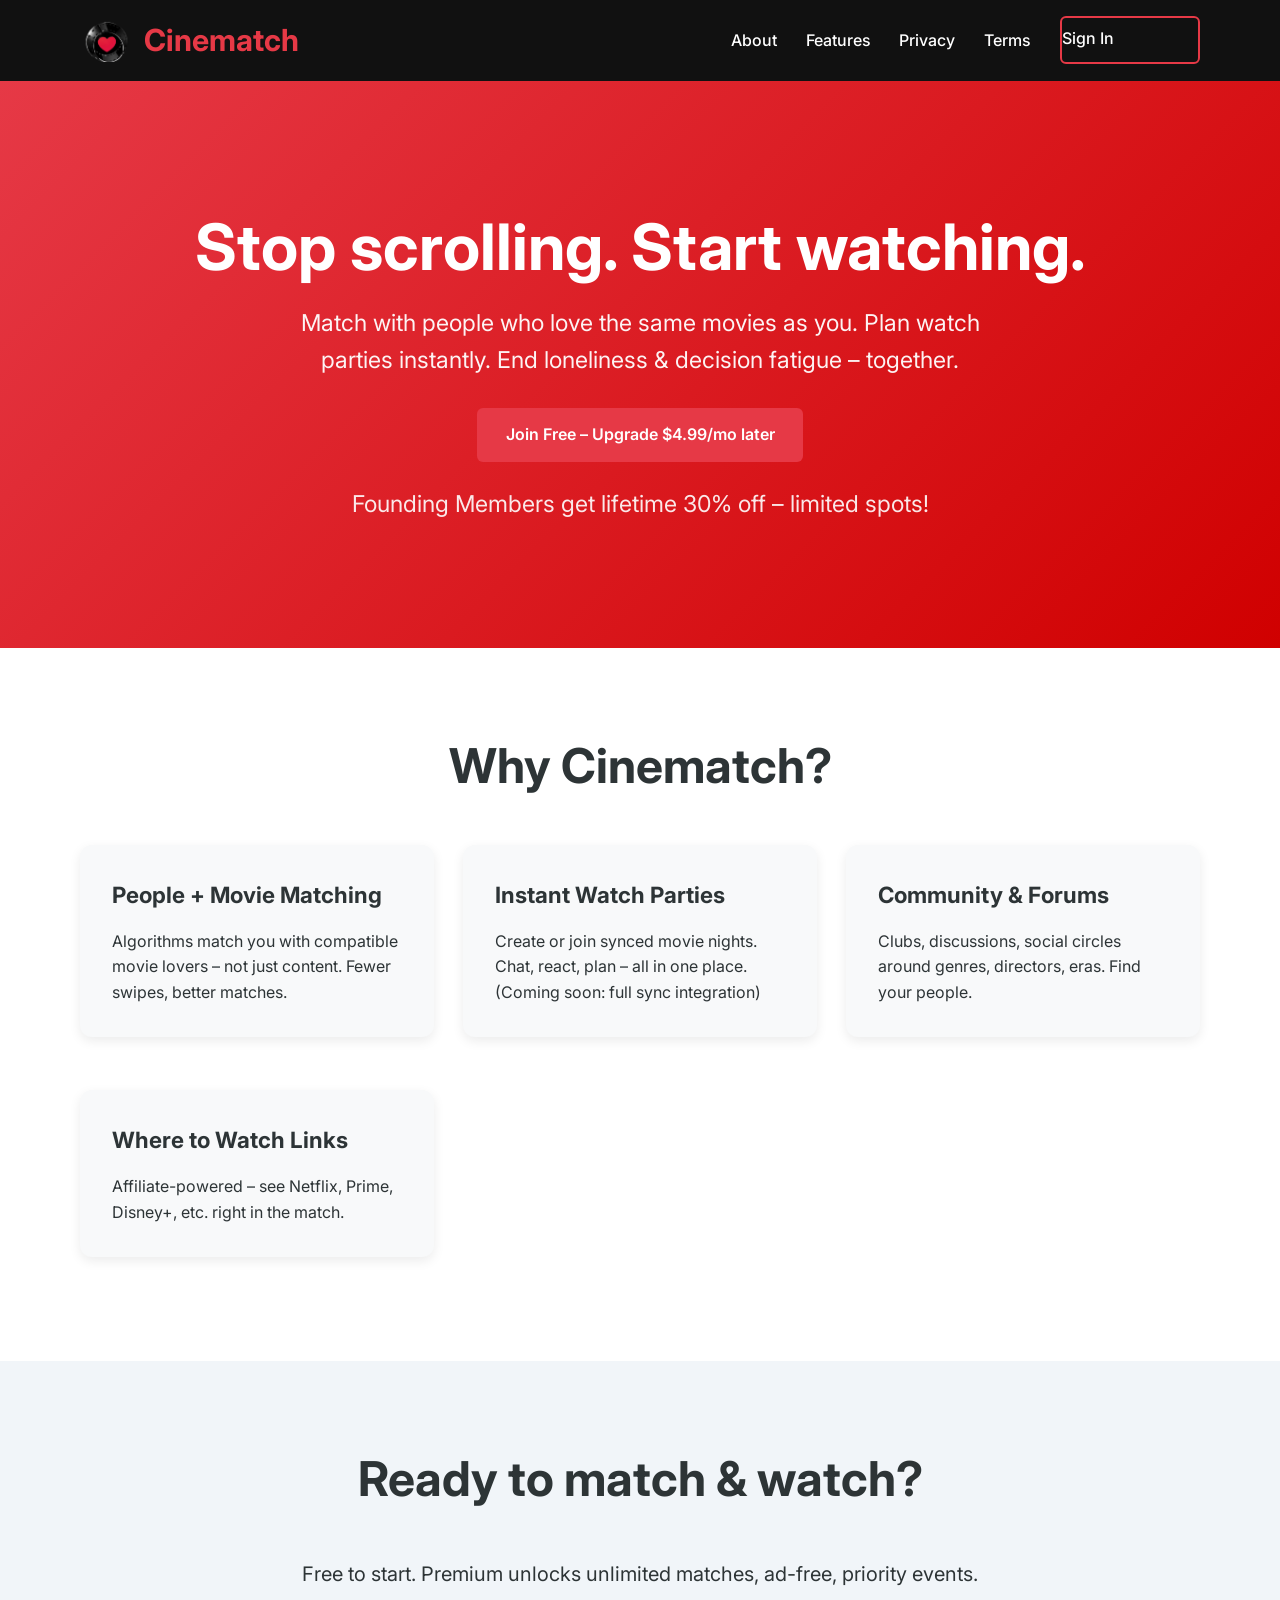
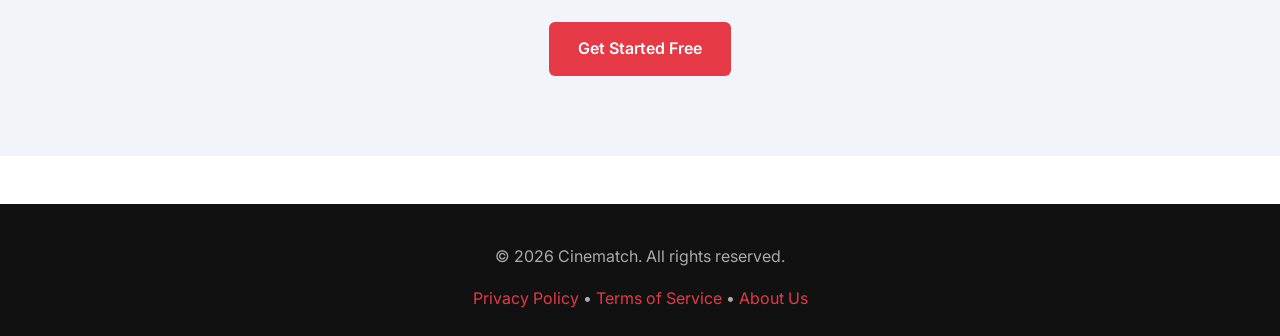
<file: index.html>
<!DOCTYPE html>
<html lang="en">
<head>
  <meta charset="UTF-8" />
  <meta name="viewport" content="width=device-width, initial-scale=1.0"/>
  <title>Cinematch – Find Movie Buddies & Kill Choice Paralysis</title>
  <link rel="stylesheet" href="shared.css"/>
</head>
<body>

<header>
  <div class="container">
    <nav>
      <!-- Logo + text side-by-side, no link around them -->
      <div class="logo">
        <img src="logo.png.png" alt="Cinematch Logo - Film reel with red heart" class="logo-img">
        <span class="logo-text">Cinematch</span>
      </div>

      <input type="checkbox" id="nav-toggle" class="nav-toggle" hidden>
      <label for="nav-toggle" class="nav-toggle-label" aria-label="Toggle menu">
        <span></span>
        <span></span>
        <span></span>
      </label>

      <div class="nav-links">
        <a href="about.html">About</a>
        <a href="#features">Features</a>
        <a href="privacy.html">Privacy</a>
        <a href="terms.html">Terms</a>
        <a href="home.html" class="btn btn-outline">Sign In</a>
      </div>
    </nav>
  </div>
</header>
  <section class="hero">
  <div class="container">
    <h1>Stop scrolling. Start watching.</h1>
    <p>Match with people who love the same movies as you. Plan watch parties instantly. End loneliness & decision fatigue – together.</p>
    <a href="home.html" class="btn btn-primary">Join Free – Upgrade $4.99/mo later</a>
    <p style="margin-top:1.5rem; opacity:0.9;">Founding Members get lifetime 30% off – limited spots!</p>
  </div>
</section>

<section id="features">
  <div class="container">
    <h2>Why Cinematch?</h2>
    <div style="display:grid; grid-template-columns:repeat(auto-fit,minmax(300px,1fr)); gap:1.8rem;">
      <div class="card">
        <h3>People + Movie Matching</h3>
        <p>Algorithms match you with compatible movie lovers – not just content. Fewer swipes, better matches.</p>
      </div>
      <div class="card">
        <h3>Instant Watch Parties</h3>
        <p>Create or join synced movie nights. Chat, react, plan – all in one place. (Coming soon: full sync integration)</p>
      </div>
      <div class="card">
        <h3>Community & Forums</h3>
        <p>Clubs, discussions, social circles around genres, directors, eras. Find your people.</p>
      </div>
      <div class="card">
        <h3>Where to Watch Links</h3>
        <p>Affiliate-powered – see Netflix, Prime, Disney+, etc. right in the match.</p>
      </div>
    </div>
  </div>
</section>

<section style="background:#f1f5f9; text-align:center;">
  <div class="container">
    <h2>Ready to match & watch?</h2>
    <p style="font-size:1.25rem; margin:2rem 0; max-width:680px; margin-left:auto; margin-right:auto;">
      Free to start. Premium unlocks unlimited matches, ad-free, priority events.
    </p>
    <a href="home.html" class="btn btn-primary">Get Started Free</a>
  </div>
</section>

<footer>
  <div class="container">
    <p>© 2026 Cinematch. All rights reserved.</p>
    <p style="margin-top:1rem;">
      <a href="privacy.html">Privacy Policy</a> • 
      <a href="terms.html">Terms of Service</a> • 
      <a href="about.html">About Us</a>
    </p>
  </div>
</footer>

</body>
</html>
</file>
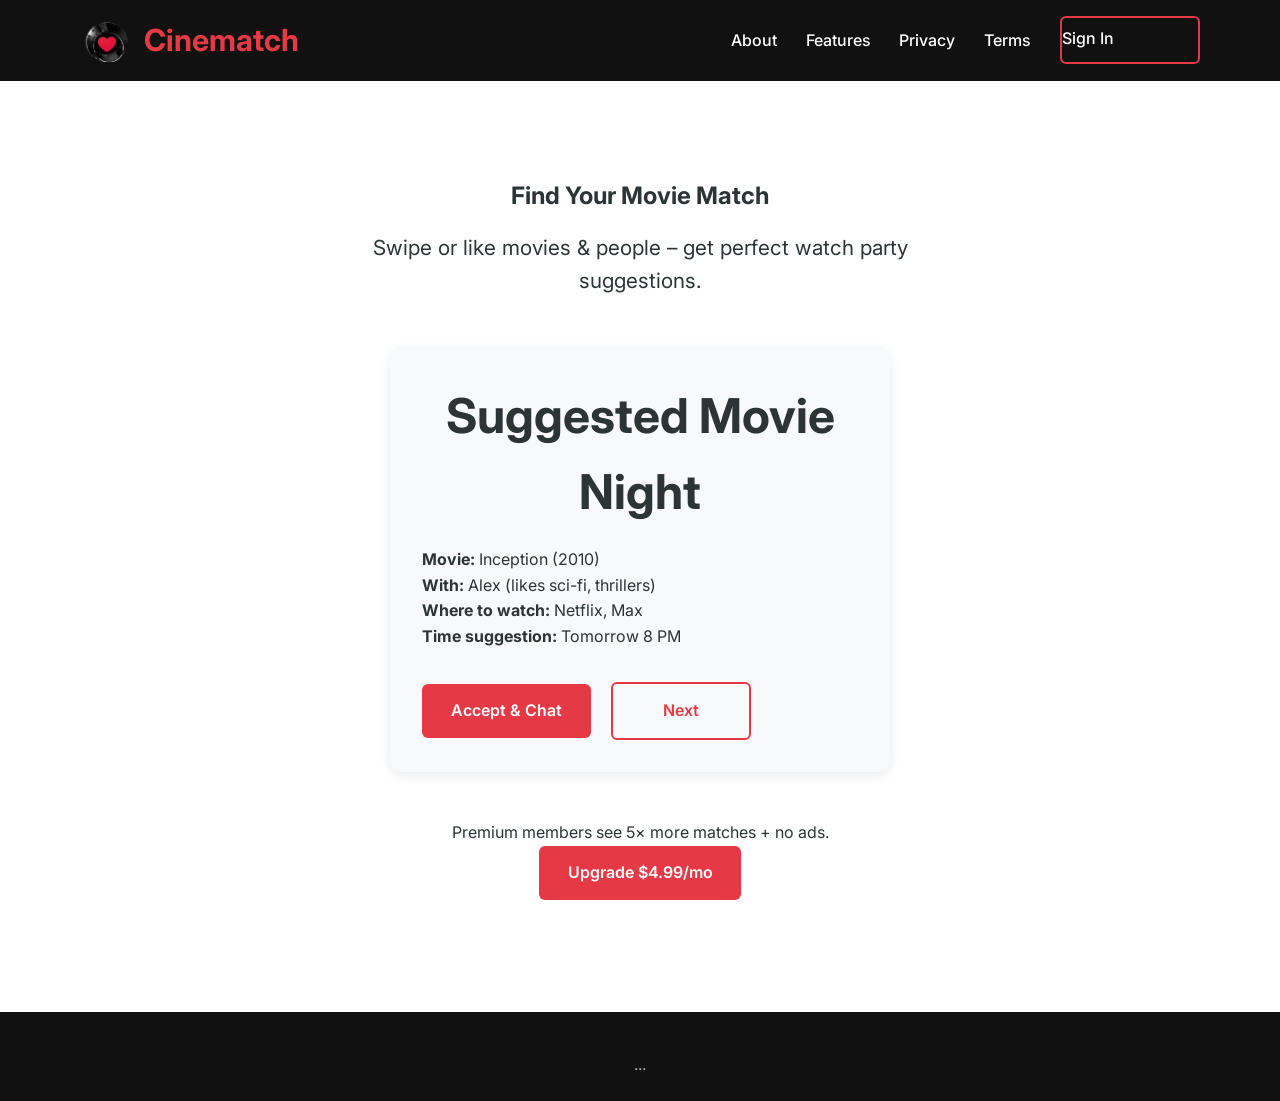
<file: match.html>
<!DOCTYPE html>
<html lang="en">
<head>
  <meta charset="UTF-8" />
  <meta name="viewport" content="width=device-width, initial-scale=1.0"/>
  <title>Match – Cinematch</title>
  <link rel="stylesheet" href="shared.css"/>
</head>
<body>

<header>
  <div class="container">
    <nav>
      <a href="/" class="logo">
        <img src="logo.png.png" alt="Cinematch Logo - Film reel with red heart" class="logo-img">
        <span class="logo-text">Cinematch</span>
      </a>

      <input type="checkbox" id="nav-toggle" class="nav-toggle" hidden>
      <label for="nav-toggle" class="nav-toggle-label" aria-label="Toggle menu">
        <span></span>
        <span></span>
        <span></span>
      </label>

      <div class="nav-links">
        <a href="about.html">About</a>
        <a href="#features">Features</a>
        <a href="privacy.html">Privacy</a>
        <a href="terms.html">Terms</a>
        <a href="home.html" class="btn btn-outline">Sign In</a>
      </div>
    </nav>
  </div>
</header>
<section style="padding:6rem 0 4rem; text-align:center;">
  <div class="container">
    <h1>Find Your Movie Match</h1>
    <p style="font-size:1.3rem; max-width:600px; margin:1rem auto;">Swipe or like movies & people – get perfect watch party suggestions.</p>

    <!-- Simple placeholder match card – later use JS for swipe -->
    <div class="card" style="max-width:500px; margin:3rem auto; text-align:left;">
      <h2 style="margin-bottom:1rem;">Suggested Movie Night</h2>
      <p><strong>Movie:</strong> Inception (2010)</p>
      <p><strong>With:</strong> Alex (likes sci-fi, thrillers)</p>
      <p><strong>Where to watch:</strong> Netflix, Max</p>
      <p><strong>Time suggestion:</strong> Tomorrow 8 PM</p>
      <div style="margin-top:2rem;">
        <a href="#" class="btn btn-primary">Accept & Chat</a>
        <a href="#" class="btn btn-outline" style="margin-left:1rem;">Next</a>
      </div>
    </div>

    <p style="margin-top:3rem;">Premium members see 5× more matches + no ads.</p>
    <a href="#" class="btn btn-primary">Upgrade $4.99/mo</a>
  </div>
</section>

<footer>...</footer> <!-- copy from previous -->

</body>

</html>
</file>
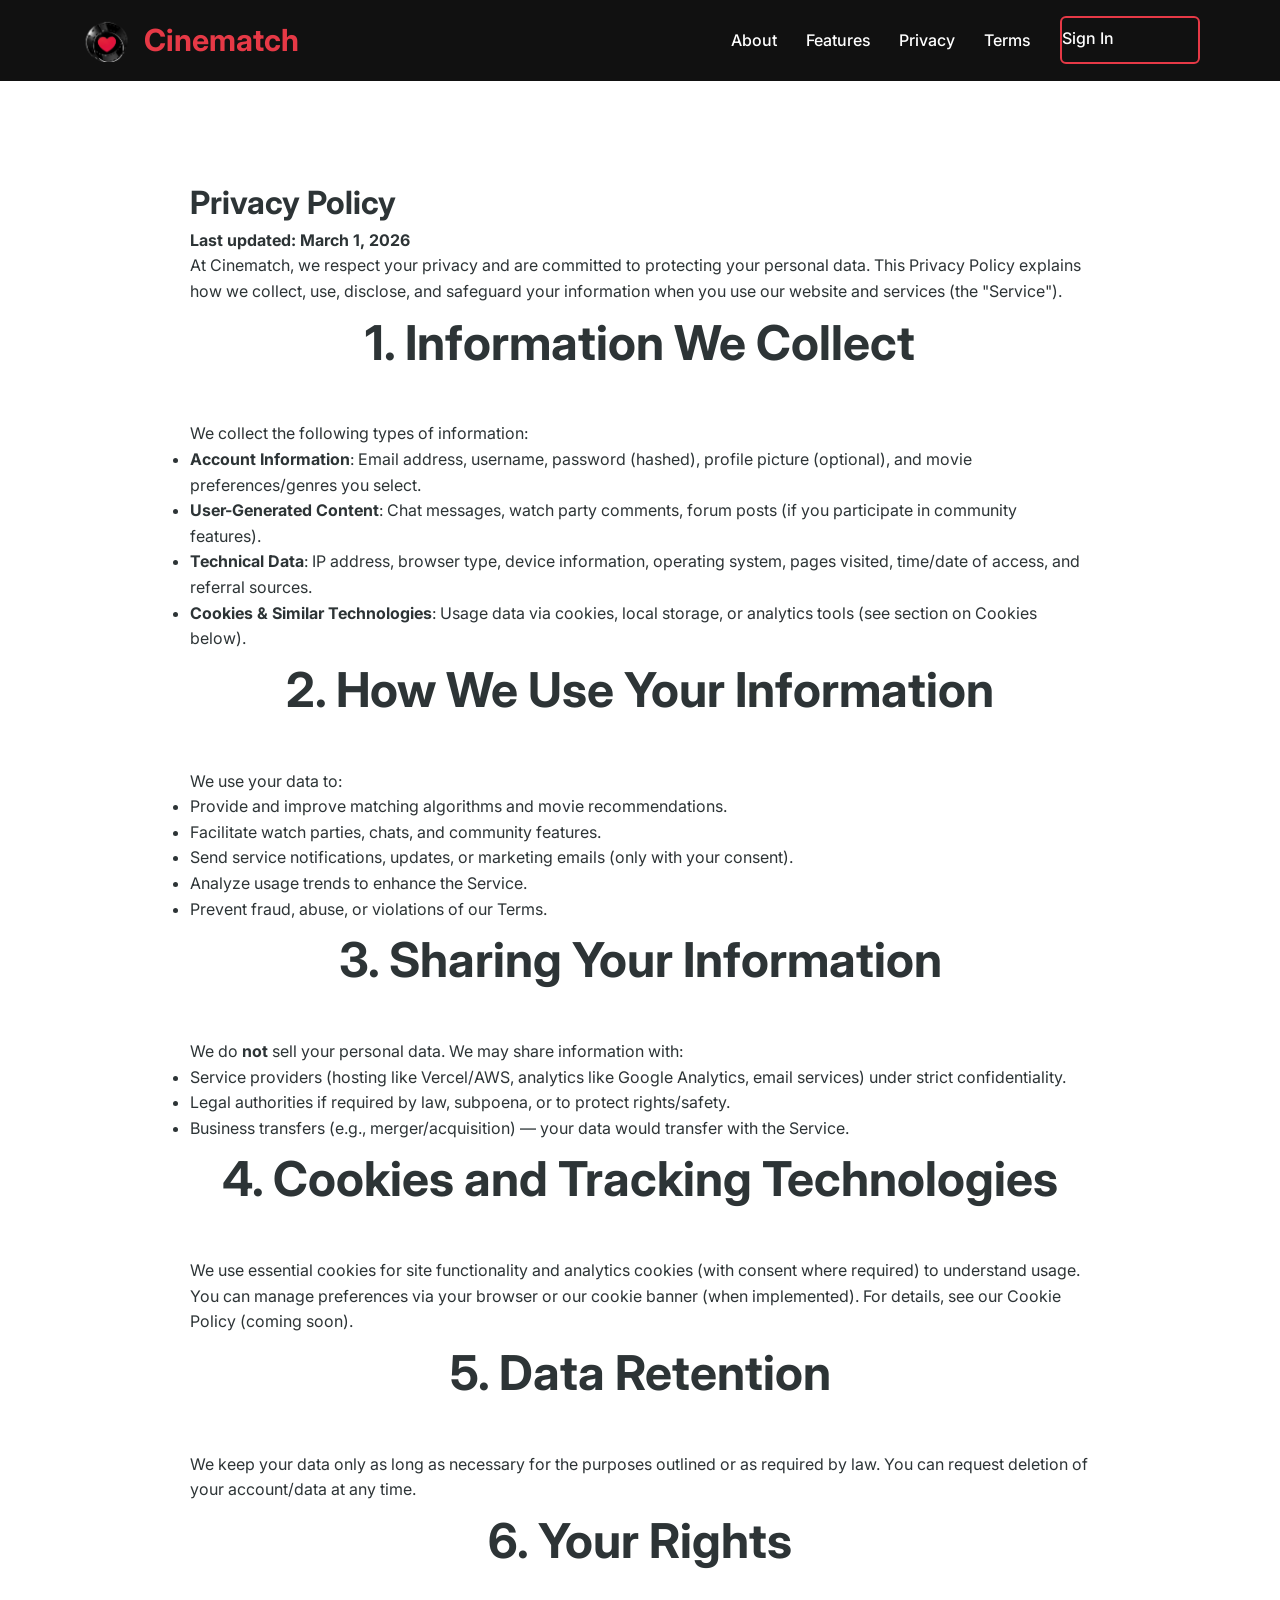
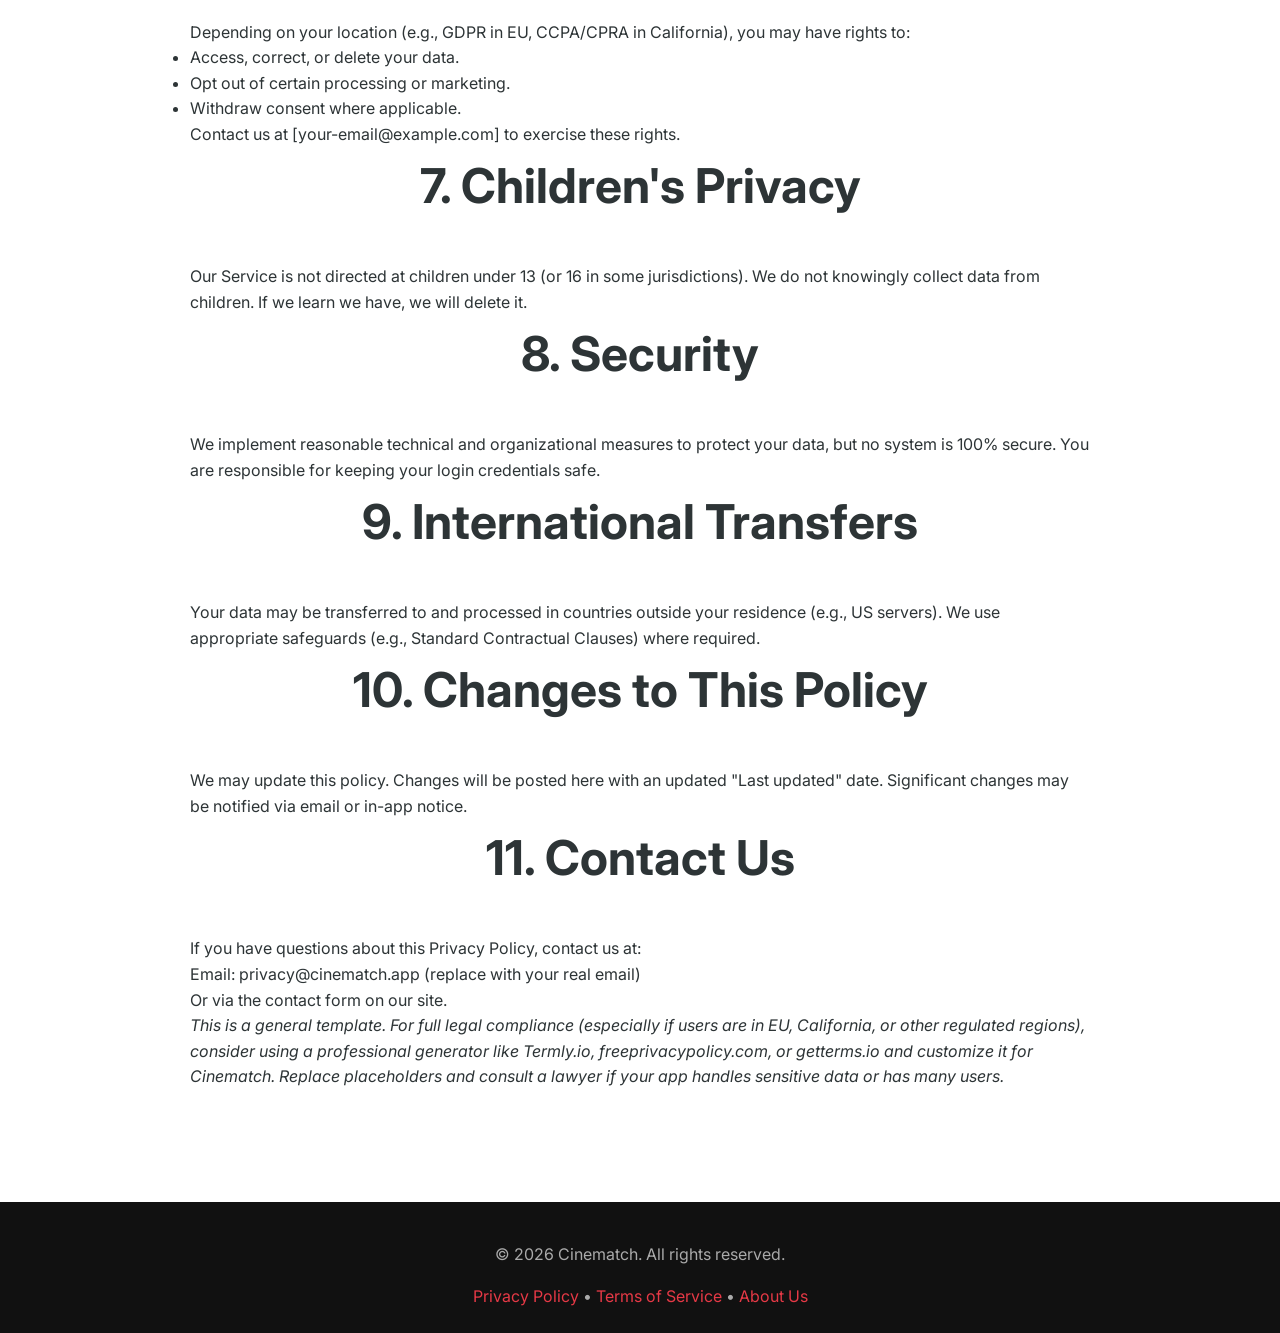
<file: privacy.html>
<!DOCTYPE html>
<html lang="en">
<head>
  <meta charset="UTF-8" />
  <meta name="viewport" content="width=device-width, initial-scale=1.0"/>
  <title>Privacy Policy – Cinematch</title>
  <link rel="stylesheet" href="shared.css"/>
</head>
<body>

<header>
  <div class="container">
    <nav>
      <a href="/" class="logo">
        <img src="logo.png.png" alt="Cinematch Logo - Film reel with red heart" class="logo-img">
        <span class="logo-text">Cinematch</span>
      </a>

      <input type="checkbox" id="nav-toggle" class="nav-toggle" hidden>
      <label for="nav-toggle" class="nav-toggle-label" aria-label="Toggle menu">
        <span></span>
        <span></span>
        <span></span>
      </label>

      <div class="nav-links">
        <a href="about.html">About</a>
        <a href="#features">Features</a>
        <a href="privacy.html">Privacy</a>
        <a href="terms.html">Terms</a>
        <a href="home.html" class="btn btn-outline">Sign In</a>
      </div>
    </nav>
  </div>
</header>
<main class="container" style="max-width: 900px; padding: 6rem 0 4rem;">
  <h1>Privacy Policy</h1>
  <p><strong>Last updated: March 1, 2026</strong></p>

  <p>At Cinematch, we respect your privacy and are committed to protecting your personal data. This Privacy Policy explains how we collect, use, disclose, and safeguard your information when you use our website and services (the "Service").</p>

  <h2>1. Information We Collect</h2>
  <p>We collect the following types of information:</p>
  <ul>
    <li><strong>Account Information</strong>: Email address, username, password (hashed), profile picture (optional), and movie preferences/genres you select.</li>
    <li><strong>User-Generated Content</strong>: Chat messages, watch party comments, forum posts (if you participate in community features).</li>
    <li><strong>Technical Data</strong>: IP address, browser type, device information, operating system, pages visited, time/date of access, and referral sources.</li>
    <li><strong>Cookies & Similar Technologies</strong>: Usage data via cookies, local storage, or analytics tools (see section on Cookies below).</li>
  </ul>

  <h2>2. How We Use Your Information</h2>
  <p>We use your data to:</p>
  <ul>
    <li>Provide and improve matching algorithms and movie recommendations.</li>
    <li>Facilitate watch parties, chats, and community features.</li>
    <li>Send service notifications, updates, or marketing emails (only with your consent).</li>
    <li>Analyze usage trends to enhance the Service.</li>
    <li>Prevent fraud, abuse, or violations of our Terms.</li>
  </ul>

  <h2>3. Sharing Your Information</h2>
  <p>We do <strong>not</strong> sell your personal data. We may share information with:</p>
  <ul>
    <li>Service providers (hosting like Vercel/AWS, analytics like Google Analytics, email services) under strict confidentiality.</li>
    <li>Legal authorities if required by law, subpoena, or to protect rights/safety.</li>
    <li>Business transfers (e.g., merger/acquisition) — your data would transfer with the Service.</li>
  </ul>

  <h2>4. Cookies and Tracking Technologies</h2>
  <p>We use essential cookies for site functionality and analytics cookies (with consent where required) to understand usage. You can manage preferences via your browser or our cookie banner (when implemented). For details, see our Cookie Policy (coming soon).</p>

  <h2>5. Data Retention</h2>
  <p>We keep your data only as long as necessary for the purposes outlined or as required by law. You can request deletion of your account/data at any time.</p>

  <h2>6. Your Rights</h2>
  <p>Depending on your location (e.g., GDPR in EU, CCPA/CPRA in California), you may have rights to:</p>
  <ul>
    <li>Access, correct, or delete your data.</li>
    <li>Opt out of certain processing or marketing.</li>
    <li>Withdraw consent where applicable.</li>
  </ul>
  <p>Contact us at [your-email@example.com] to exercise these rights.</p>

  <h2>7. Children's Privacy</h2>
  <p>Our Service is not directed at children under 13 (or 16 in some jurisdictions). We do not knowingly collect data from children. If we learn we have, we will delete it.</p>

  <h2>8. Security</h2>
  <p>We implement reasonable technical and organizational measures to protect your data, but no system is 100% secure. You are responsible for keeping your login credentials safe.</p>

  <h2>9. International Transfers</h2>
  <p>Your data may be transferred to and processed in countries outside your residence (e.g., US servers). We use appropriate safeguards (e.g., Standard Contractual Clauses) where required.</p>

  <h2>10. Changes to This Policy</h2>
  <p>We may update this policy. Changes will be posted here with an updated "Last updated" date. Significant changes may be notified via email or in-app notice.</p>

  <h2>11. Contact Us</h2>
  <p>If you have questions about this Privacy Policy, contact us at:<br>
  Email: privacy@cinematch.app (replace with your real email)<br>
  Or via the contact form on our site.</p>

  <p><em>This is a general template. For full legal compliance (especially if users are in EU, California, or other regulated regions), consider using a professional generator like Termly.io, freeprivacypolicy.com, or getterms.io and customize it for Cinematch. Replace placeholders and consult a lawyer if your app handles sensitive data or has many users.</em></p>
</main>

<footer>
  <div class="container">
    <p>© 2026 Cinematch. All rights reserved.</p>
    <p style="margin-top:1rem;">
      <a href="privacy.html">Privacy Policy</a> • 
      <a href="terms.html">Terms of Service</a> • 
      <a href="about.html">About Us</a>
    </p>
  </div>
</footer>

</body>
</html>
</file>
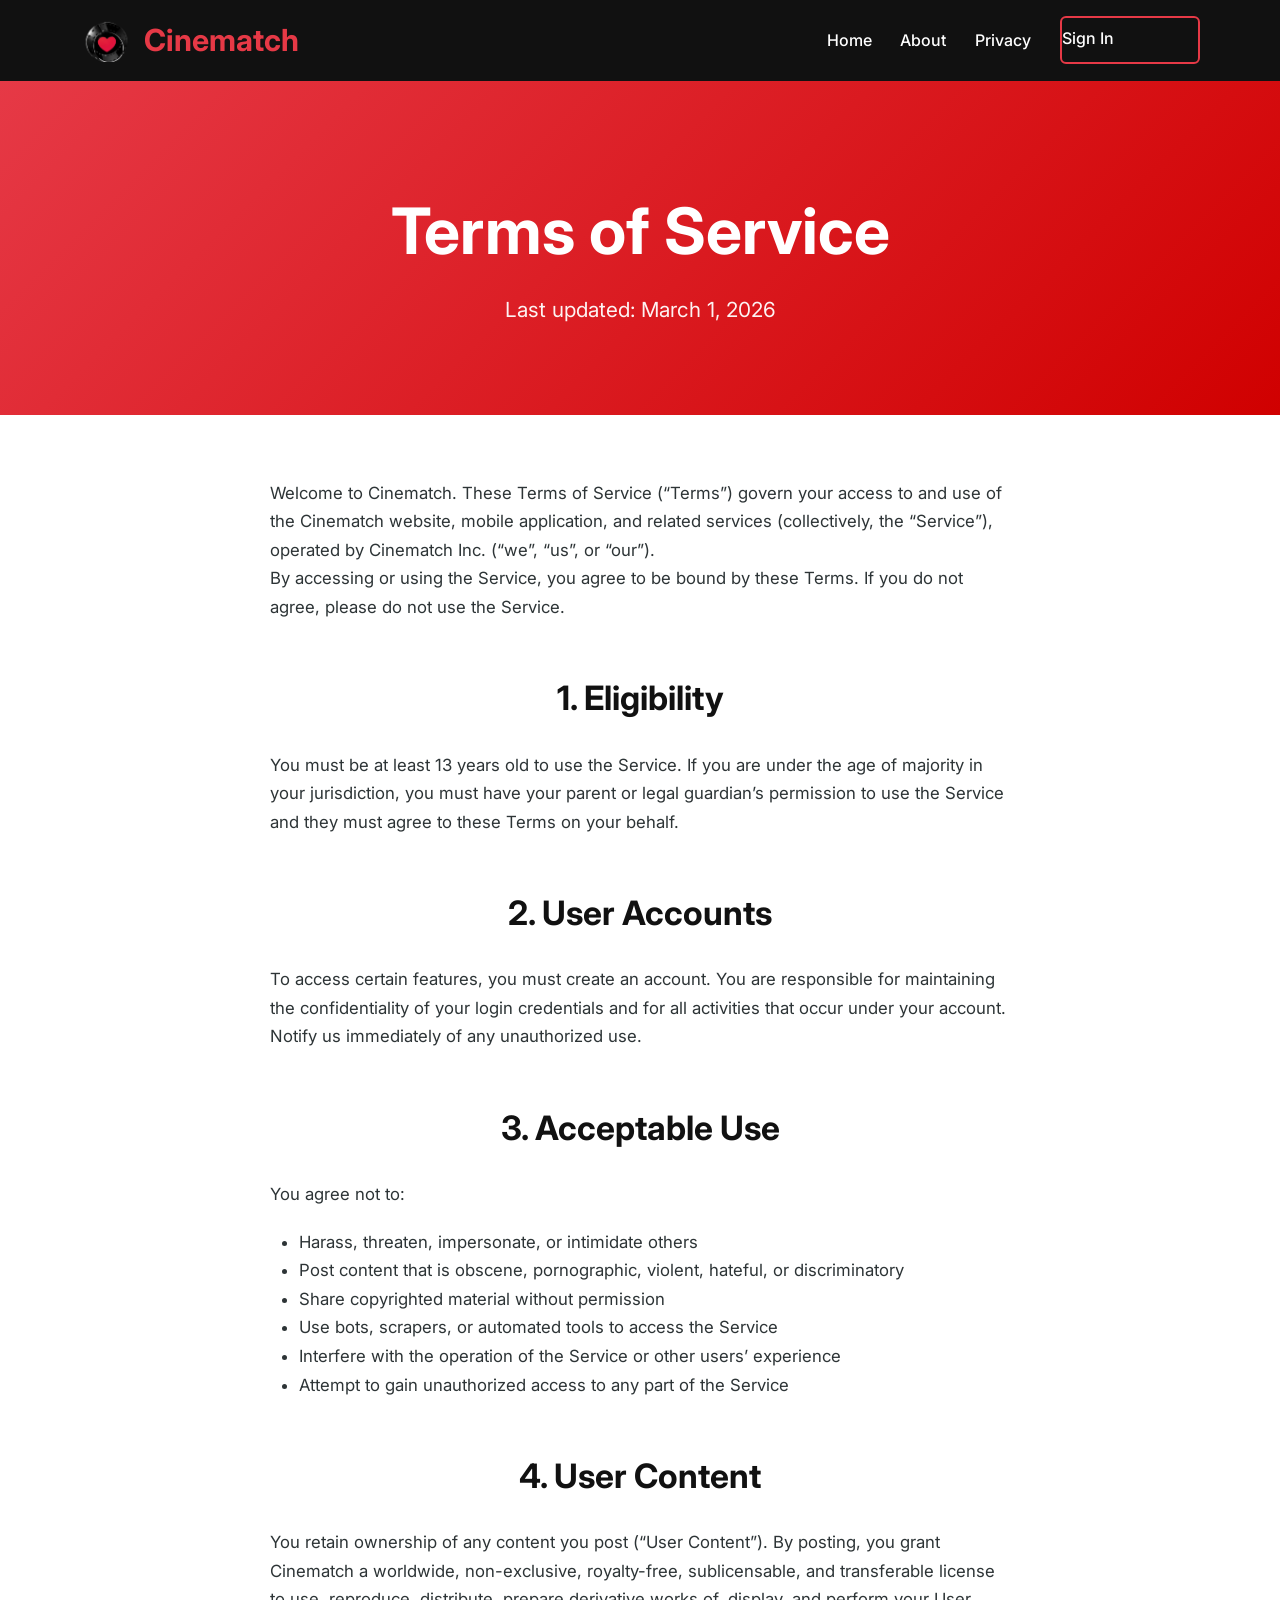
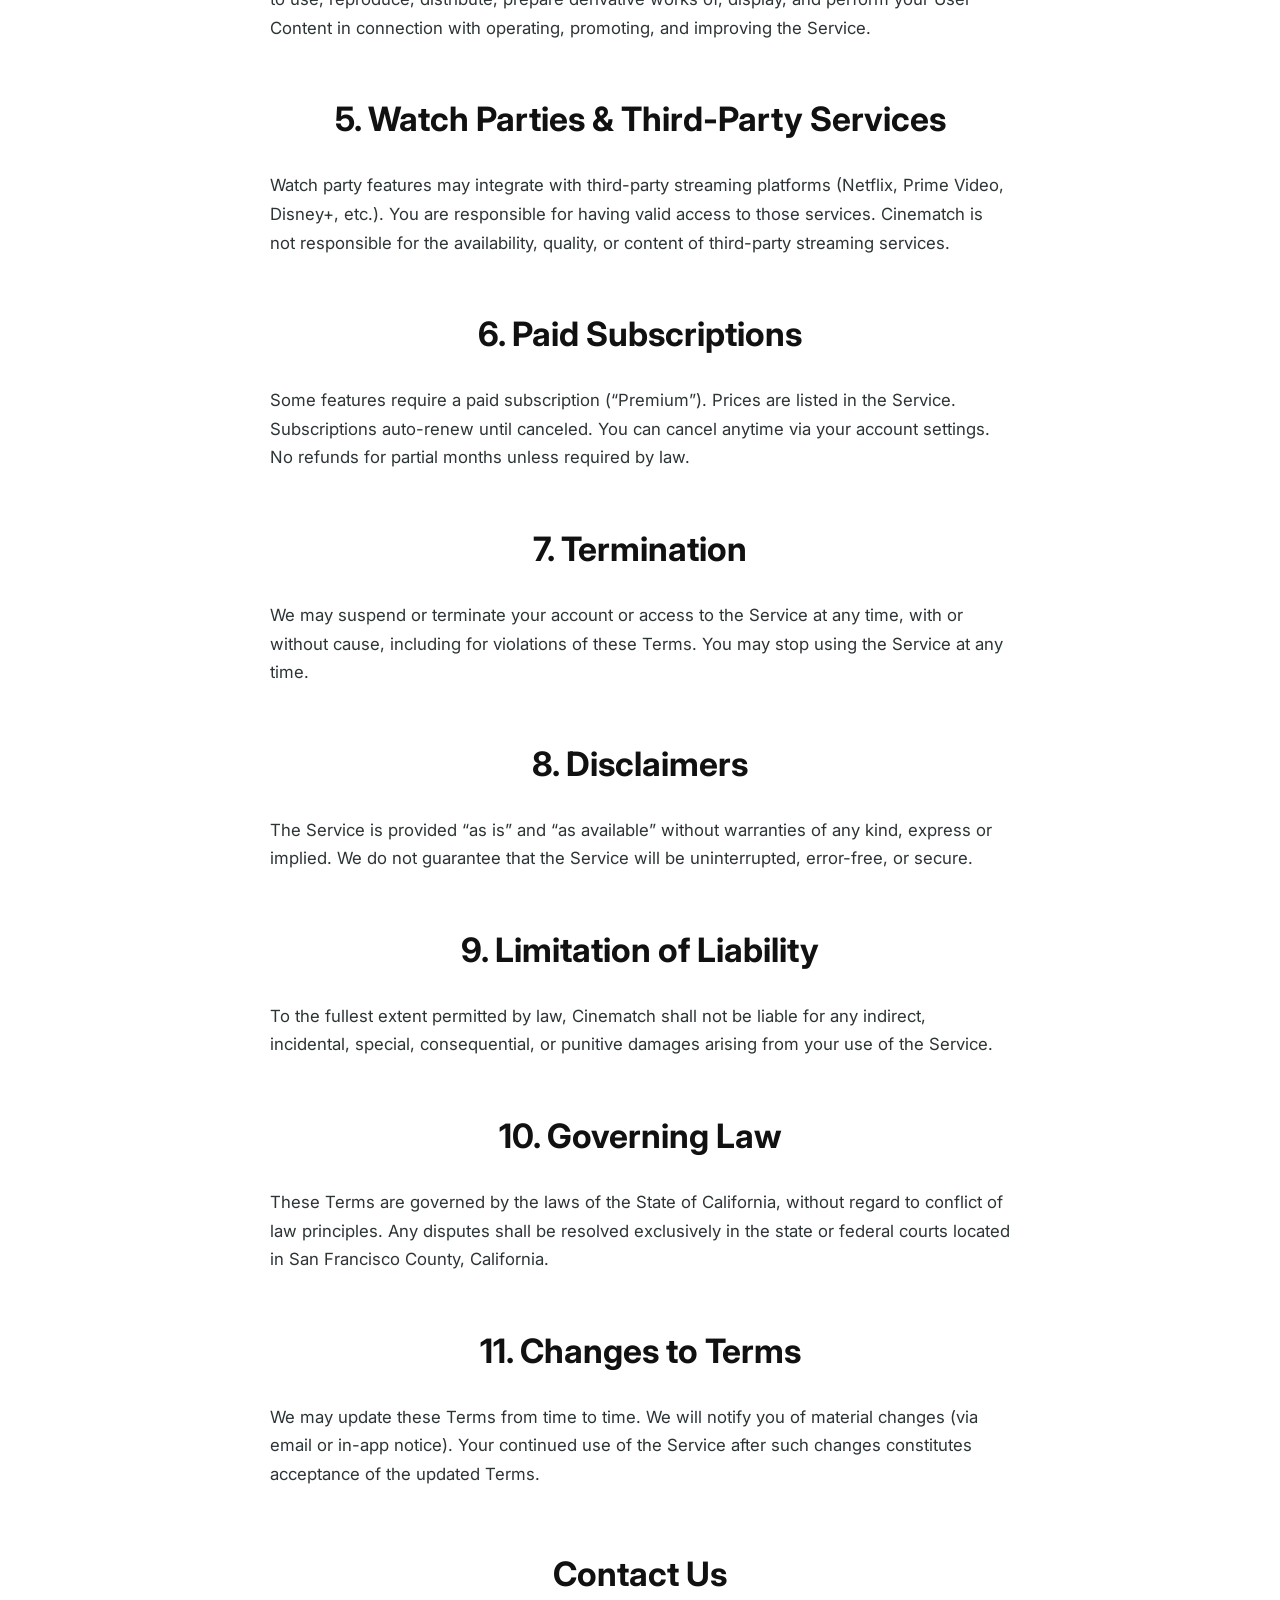
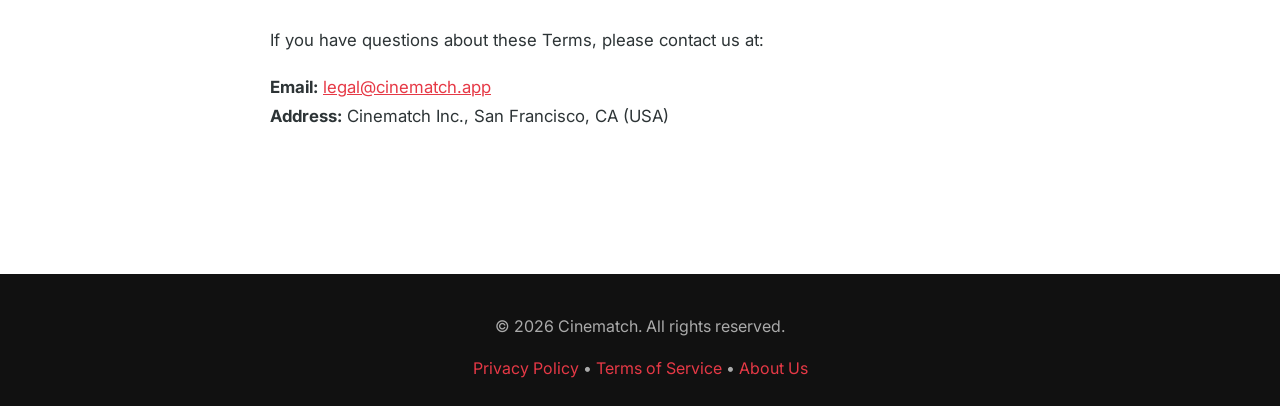
<file: terms.html>
<!DOCTYPE html>
<html lang="en">
<head>
  <meta charset="UTF-8" />
  <meta name="viewport" content="width=device-width, initial-scale=1.0"/>
  <title>Terms of Service – Cinematch</title>
  <link rel="stylesheet" href="shared.css"/>
</head>
<body>

<header>
  <div class="container">
    <nav>
      <a href="/" class="logo">
        <img src="logo.png.png" alt="Cinematch Logo - Film reel with red heart" class="logo-img">
        <span class="logo-text">Cinematch</span>
      </a>
      <input type="checkbox" id="nav-toggle" class="nav-toggle" hidden>
      <label for="nav-toggle" class="nav-toggle-label" aria-label="Toggle menu">
        <span></span>
        <span></span>
        <span></span>
      </label>
      <div class="nav-links">
        <a href="index.html">Home</a>
        <a href="about.html">About</a>
        <a href="privacy.html">Privacy</a>
        <a href="home.html" class="btn btn-outline">Sign In</a>
      </div>
    </nav>
  </div>
</header>

<main>
  <section class="hero" style="padding: 7rem 16px 4rem;">
    <div class="container">
      <h1>Terms of Service</h1>
      <p style="font-size: 1.3rem; max-width: 720px; margin: 1.5rem auto; opacity: 0.95;">
        Last updated: March 1, 2026
      </p>
    </div>
  </section>

  <section style="padding: 4rem 0 6rem;">
    <div class="container" style="max-width: 820px; line-height: 1.7; font-size: 1.05rem; color: #2d3436;">
      
      <p>Welcome to Cinematch. These Terms of Service (“Terms”) govern your access to and use of the Cinematch website, mobile application, and related services (collectively, the “Service”), operated by Cinematch Inc. (“we”, “us”, or “our”).</p>
      
      <p>By accessing or using the Service, you agree to be bound by these Terms. If you do not agree, please do not use the Service.</p>

      <h2 style="margin: 3rem 0 1.5rem; font-size: 2.1rem; color: #111;">1. Eligibility</h2>
      <p>You must be at least 13 years old to use the Service. If you are under the age of majority in your jurisdiction, you must have your parent or legal guardian’s permission to use the Service and they must agree to these Terms on your behalf.</p>

      <h2 style="margin: 3rem 0 1.5rem; font-size: 2.1rem; color: #111;">2. User Accounts</h2>
      <p>To access certain features, you must create an account. You are responsible for maintaining the confidentiality of your login credentials and for all activities that occur under your account. Notify us immediately of any unauthorized use.</p>

      <h2 style="margin: 3rem 0 1.5rem; font-size: 2.1rem; color: #111;">3. Acceptable Use</h2>
      <p>You agree not to:</p>
      <ul style="margin: 1.2rem 0 1.8rem 1.8rem; list-style: disc;">
        <li>Harass, threaten, impersonate, or intimidate others</li>
        <li>Post content that is obscene, pornographic, violent, hateful, or discriminatory</li>
        <li>Share copyrighted material without permission</li>
        <li>Use bots, scrapers, or automated tools to access the Service</li>
        <li>Interfere with the operation of the Service or other users’ experience</li>
        <li>Attempt to gain unauthorized access to any part of the Service</li>
      </ul>

      <h2 style="margin: 3rem 0 1.5rem; font-size: 2.1rem; color: #111;">4. User Content</h2>
      <p>You retain ownership of any content you post (“User Content”). By posting, you grant Cinematch a worldwide, non-exclusive, royalty-free, sublicensable, and transferable license to use, reproduce, distribute, prepare derivative works of, display, and perform your User Content in connection with operating, promoting, and improving the Service.</p>

      <h2 style="margin: 3rem 0 1.5rem; font-size: 2.1rem; color: #111;">5. Watch Parties & Third-Party Services</h2>
      <p>Watch party features may integrate with third-party streaming platforms (Netflix, Prime Video, Disney+, etc.). You are responsible for having valid access to those services. Cinematch is not responsible for the availability, quality, or content of third-party streaming services.</p>

      <h2 style="margin: 3rem 0 1.5rem; font-size: 2.1rem; color: #111;">6. Paid Subscriptions</h2>
      <p>Some features require a paid subscription (“Premium”). Prices are listed in the Service. Subscriptions auto-renew until canceled. You can cancel anytime via your account settings. No refunds for partial months unless required by law.</p>

      <h2 style="margin: 3rem 0 1.5rem; font-size: 2.1rem; color: #111;">7. Termination</h2>
      <p>We may suspend or terminate your account or access to the Service at any time, with or without cause, including for violations of these Terms. You may stop using the Service at any time.</p>

      <h2 style="margin: 3rem 0 1.5rem; font-size: 2.1rem; color: #111;">8. Disclaimers</h2>
      <p>The Service is provided “as is” and “as available” without warranties of any kind, express or implied. We do not guarantee that the Service will be uninterrupted, error-free, or secure.</p>

      <h2 style="margin: 3rem 0 1.5rem; font-size: 2.1rem; color: #111;">9. Limitation of Liability</h2>
      <p>To the fullest extent permitted by law, Cinematch shall not be liable for any indirect, incidental, special, consequential, or punitive damages arising from your use of the Service.</p>

      <h2 style="margin: 3rem 0 1.5rem; font-size: 2.1rem; color: #111;">10. Governing Law</h2>
      <p>These Terms are governed by the laws of the State of California, without regard to conflict of law principles. Any disputes shall be resolved exclusively in the state or federal courts located in San Francisco County, California.</p>

      <h2 style="margin: 3rem 0 1.5rem; font-size: 2.1rem; color: #111;">11. Changes to Terms</h2>
      <p>We may update these Terms from time to time. We will notify you of material changes (via email or in-app notice). Your continued use of the Service after such changes constitutes acceptance of the updated Terms.</p>

      <h2 style="margin: 3.5rem 0 1.5rem; font-size: 2.1rem; color: #111;">Contact Us</h2>
      <p>If you have questions about these Terms, please contact us at:</p>
      <p style="margin-top: 1.2rem;">
        <strong>Email:</strong> <a href="mailto:legal@cinematch.app" style="color: #e63946;">legal@cinematch.app</a><br>
        <strong>Address:</strong> Cinematch Inc., San Francisco, CA (USA)
      </p>

    </div>
  </section>
</main>

<footer>
  <div class="container">
    <p>© 2026 Cinematch. All rights reserved.</p>
    <p style="margin-top:1rem;">
      <a href="privacy.html">Privacy Policy</a> •
      <a href="terms.html">Terms of Service</a> •
      <a href="about.html">About Us</a>
    </p>
  </div>
</footer>

</body>
</html>
</file>
<file: shared.css>
/* shared.css - Mobile-first responsive version */

@import url('https://fonts.googleapis.com/css2?family=Inter:wght@300;400;500;600;700&display=swap');

* {
  margin: 0;
  padding: 0;
  box-sizing: border-box;
}

body {
  font-family: 'Inter', sans-serif;
  background-color: #ffffff;
  color: #2d3436;
  line-height: 1.6;
  -webkit-font-smoothing: antialiased;
  -moz-osx-font-smoothing: grayscale;
}

.container {
  max-width: 1200px;
  margin: 0 auto;
  padding: 0 16px;
}

/* ── Header & Navigation ── */
header {
  background: #111;
  color: white;
  padding: 1rem 0;
  position: sticky;
  top: 0;
  z-index: 100;
}

nav {
  display: flex;
  justify-content: space-between;
  align-items: center;
}

.logo {
  font-size: 1.6rem;
  font-weight: 700;
  color: #e63946;
  text-decoration: none;
}

/* Hamburger menu */
.nav-toggle {
  display: none;
}

.nav-toggle-label {
  display: flex;
  flex-direction: column;
  justify-content: space-between;
  width: 32px;
  height: 22px;
  cursor: pointer;
}

.nav-toggle-label span {
  background: white;
  height: 3px;
  border-radius: 2px;
  transition: all 0.3s;
}

.nav-toggle-label span:nth-child(1) { width: 100%; }
.nav-toggle-label span:nth-child(2) { width: 80%; }
.nav-toggle-label span:nth-child(3) { width: 60%; }

.nav-links {
  display: none;
  position: absolute;
  top: 100%;
  left: 0;
  right: 0;
  background: #111;
  flex-direction: column;
  padding: 1.5rem 16px;
  box-shadow: 0 8px 16px rgba(0,0,0,0.3);
}

.nav-links a {
  color: white;
  text-decoration: none;
  font-weight: 500;
  padding: 1rem 0;
  font-size: 1.1rem;
  display: block;
}

.nav-links a:hover,
.nav-links a:focus {
  color: #e63946;
}

/* Show menu when checked */
.nav-toggle:checked ~ .nav-links {
  display: flex;
}

/* Hamburger → X animation */
.nav-toggle:checked + .nav-toggle-label span:nth-child(1) {
  transform: rotate(45deg) translate(8px, 8px);
}
.nav-toggle:checked + .nav-toggle-label span:nth-child(2) {
  opacity: 0;
}
.nav-toggle:checked + .nav-toggle-label span:nth-child(3) {
  transform: rotate(-45deg) translate(6px, -6px);
}

/* ── Buttons ── */
.btn {
  display: inline-flex;
  align-items: center;
  justify-content: center;
  padding: 0.9rem 1.8rem;
  border-radius: 6px;
  text-decoration: none;
  font-weight: 600;
  transition: all 0.2s;
  font-size: 1rem;
  min-height: 48px;           /* good touch target */
  min-width: 140px;
}

.btn-primary {
  background: #e63946;
  color: white;
}

.btn-primary:hover,
.btn-primary:focus {
  background: #d00000;
}

.btn-outline {
  border: 2px solid #e63946;
  color: #e63946;
}

.btn-outline:hover,
.btn-outline:focus {
  background: #e63946;
  color: white;
}

/* ── Cards & Sections ── */
.card {
  background: #f8f9fa;
  border-radius: 12px;
  padding: 1.6rem;
  box-shadow: 0 4px 12px rgba(0,0,0,0.08);
  margin-bottom: 1.5rem;
}

section {
  padding: 3.5rem 0;
}

h2 {
  font-size: 2.1rem;
  margin-bottom: 2.5rem;
  text-align: center;
}

h3 {
  font-size: 1.4rem;
  margin-bottom: 1rem;
  color: #2d3436;
}

/* ── Hero ── */
.hero {
  background: linear-gradient(135deg, #e63946 0%, #d00000 100%);
  color: white;
  text-align: center;
  padding: 5rem 16px 4rem;
}

.hero h1 {
  font-size: 2.4rem;
  margin-bottom: 1.2rem;
  line-height: 1.2;
}

.hero p {
  font-size: 1.18rem;
  max-width: 90%;
  margin: 0 auto 1.8rem;
  opacity: 0.95;
}

/* ── Footer ── */
footer {
  background: #111;
  color: #aaa;
  text-align: center;
  padding: 2.5rem 0 1.5rem;
  margin-top: 3rem;
}

footer a {
  color: #e63946;
  text-decoration: none;
}

footer a:hover,
footer a:focus {
  text-decoration: underline;
}

/* ── Desktop adjustments ── */
@media (min-width: 768px) {
  .container {
    padding: 0 32px;
  }

  .logo {
    font-size: 1.9rem;
  }

  .nav-toggle-label {
    display: none;
  }

  .nav-links {
    display: flex !important;
    position: static;
    flex-direction: row;
    background: none;
    box-shadow: none;
    padding: 0;
    align-items: center;
    gap: 1.8rem;
  }

  .nav-links a {
    padding: 0.5rem 0;
    font-size: 1rem;
  }

  .hero {
    padding: 8rem 2rem 6rem;
  }

  .hero h1 {
    font-size: 3.4rem;
  }

  .hero p {
    font-size: 1.35rem;
    max-width: 720px;
  }

  h2 {
    font-size: 2.6rem;
  }

  section {
    padding: 5rem 0;
  }

  .card {
    padding: 2rem;
  }
}

@media (min-width: 1024px) {
  .container {
    padding: 0 40px;
  }

  .hero h1 {
    font-size: 4rem;
  }

  .hero p {
    font-size: 1.45rem;
  }

  h2 {
    font-size: 3rem;
  }
}
/* ── Logo Styles ── */
.logo {
  display: flex;
  align-items: center;
  text-decoration: none;
  gap: 0.6rem;               /* space between image and text */
  font-size: 0;              /* hides any leftover text sizing issues */
}

.logo-img {
  height: 32px;              /* mobile size – adjust if your logo needs more/less */
  width: auto;
  transition: transform 0.25s ease;
}

.logo:hover .logo-img,
.logo:focus .logo-img {
  transform: scale(1.08);    /* professional subtle hover zoom */
}

.logo-text {
  font-size: 1.6rem;
  font-weight: 700;
  color: #e63946;
}

/* Very small screens: hide text to save space (optional but clean) */
@media (max-width: 480px) {
  .logo-text {
    display: none;
  }
  .logo-img {
    height: 36px;            /* slightly bigger for touch */
  }
}

/* Desktop – make it larger and more prominent */
@media (min-width: 768px) {
  .logo-img {
    height: 44px;
  }
  .logo-text {
    font-size: 1.9rem;
  }
}
</file>
